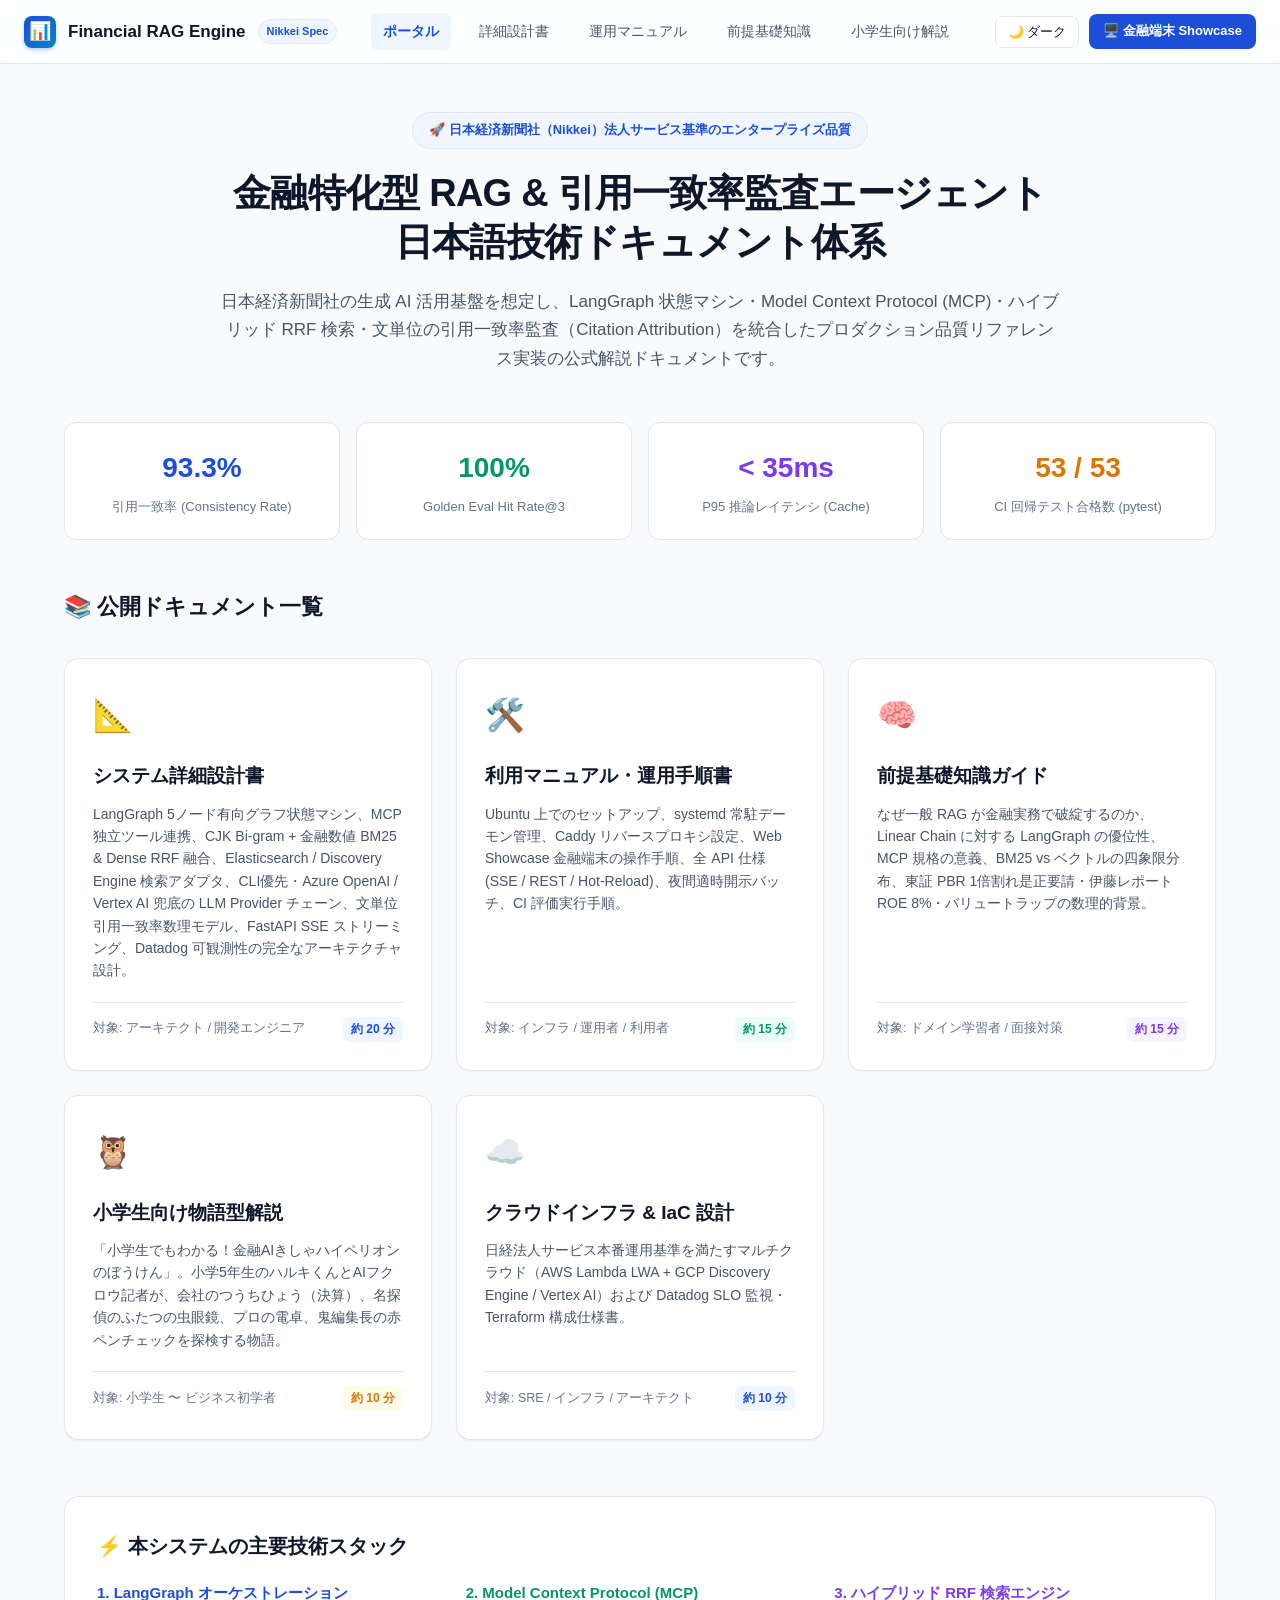
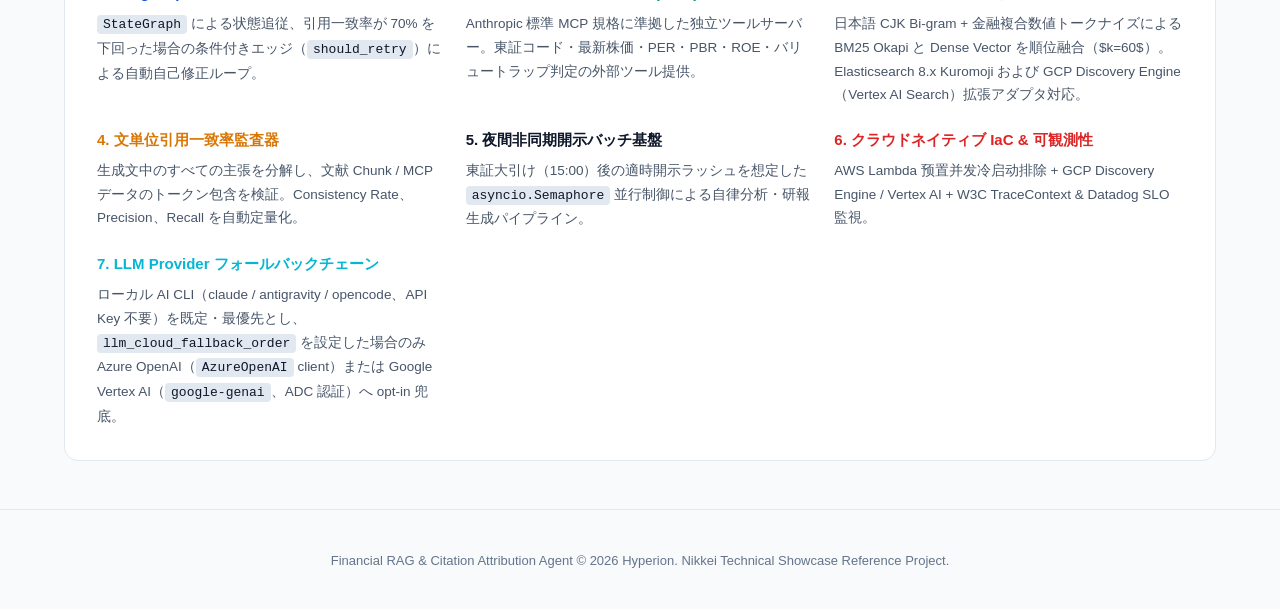
<file: docs/index.html>
<!DOCTYPE html>
<html lang="ja" data-theme="dark">
<head>
  <meta charset="UTF-8">
  <meta name="viewport" content="width=device-width, initial-scale=1.0">
  <title>技術ドキュメント体系 | 金融特化型 RAG & 引用一致率監査エージェント</title>
  <link rel="stylesheet" href="assets/docs.css">
  <link rel="icon" href="data:image/svg+xml,<svg xmlns=%22http://www.w3.org/2000/svg%22 viewBox=%220%22%22100%22><text y=%22.9em%22 font-size=%2290%22>📊</text></svg>">
</head>
<body>

  <!-- Header -->
  <header class="doc-header">
    <a href="index.html" class="header-brand">
      <div class="brand-icon">📊</div>
      <span>Financial RAG Engine</span>
      <span class="brand-badge">Nikkei Spec</span>
    </a>

    <nav class="header-nav">
      <a href="index.html" class="nav-link active">ポータル</a>
      <a href="design.html" class="nav-link">詳細設計書</a>
      <a href="user_manual.html" class="nav-link">運用マニュアル</a>
      <a href="prerequisites.html" class="nav-link">前提基礎知識</a>
      <a href="kids_guide.html" class="nav-link">小学生向け解説</a>
    </nav>

    <div class="header-tools">
      <button id="theme-toggle" class="theme-toggle-btn">☀️ ライト</button>
      <a href="/" class="btn-terminal">🖥️ 金融端末 Showcase</a>
    </div>
  </header>

  <!-- Main Container -->
  <div class="doc-container" style="max-width: 1200px; padding: 48px 24px;">
    <main style="width: 100%;">
      
      <!-- Hero Section -->
      <div style="text-align: center; max-width: 840px; margin: 0 auto 48px auto;">
        <div style="display: inline-flex; align-items: center; gap: 8px; padding: 6px 16px; border-radius: 9999px; background: var(--brand-light); border: 1px solid var(--border-color); font-size: 13px; font-weight: 600; color: var(--brand-primary); margin-bottom: 20px;">
          🚀 日本経済新聞社（Nikkei）法人サービス基準のエンタープライズ品質
        </div>
        <h1 style="font-size: 38px; font-weight: 800; letter-spacing: -0.02em; margin-bottom: 20px; line-height: 1.3;">
          金融特化型 RAG & 引用一致率監査エージェント<br>日本語技術ドキュメント体系
        </h1>
        <p style="font-size: 17px; color: var(--text-muted); line-height: 1.7;">
          日本経済新聞社の生成 AI 活用基盤を想定し、LangGraph 状態マシン・Model Context Protocol (MCP)・ハイブリッド RRF 検索・文単位の引用一致率監査（Citation Attribution）を統合したプロダクション品質リファレンス実装の公式解説ドキュメントです。
        </p>
      </div>

      <!-- Quick Metrics Banner -->
      <div style="display: grid; grid-template-columns: repeat(auto-fit, minmax(220px, 1fr)); gap: 16px; margin-bottom: 48px;">
        <div style="background: var(--bg-card); border: 1px solid var(--border-color); border-radius: 12px; padding: 20px; text-align: center;">
          <div style="font-size: 28px; font-weight: 800; color: var(--brand-primary);">93.3%</div>
          <div style="font-size: 13px; color: var(--text-sub); margin-top: 4px;">引用一致率 (Consistency Rate)</div>
        </div>
        <div style="background: var(--bg-card); border: 1px solid var(--border-color); border-radius: 12px; padding: 20px; text-align: center;">
          <div style="font-size: 28px; font-weight: 800; color: var(--accent-green);">100%</div>
          <div style="font-size: 13px; color: var(--text-sub); margin-top: 4px;">Golden Eval Hit Rate@3</div>
        </div>
        <div style="background: var(--bg-card); border: 1px solid var(--border-color); border-radius: 12px; padding: 20px; text-align: center;">
          <div style="font-size: 28px; font-weight: 800; color: var(--accent-purple);">&lt; 35ms</div>
          <div style="font-size: 13px; color: var(--text-sub); margin-top: 4px;">P95 推論レイテンシ (Cache)</div>
        </div>
        <div style="background: var(--bg-card); border: 1px solid var(--border-color); border-radius: 12px; padding: 20px; text-align: center;">
          <div style="font-size: 28px; font-weight: 800; color: var(--accent-yellow);">53 / 53</div>
          <div style="font-size: 13px; color: var(--text-sub); margin-top: 4px;">CI 回帰テスト合格数 (pytest)</div>
        </div>
      </div>

      <!-- Documentation Portal Cards -->
      <h2 style="font-size: 22px; font-weight: 700; margin-bottom: 20px;">📚 公開ドキュメント一覧</h2>
      <div class="portal-grid">

        <!-- Card 1: Design -->
        <a href="design.html" class="portal-card">
          <div class="card-icon">📐</div>
          <div class="card-title">システム詳細設計書</div>
          <div class="card-desc">
            LangGraph 5ノード有向グラフ状態マシン、MCP 独立ツール連携、CJK Bi-gram + 金融数値 BM25 & Dense RRF 融合、Elasticsearch / Discovery Engine 検索アダプタ、CLI優先・Azure OpenAI / Vertex AI 兜底の LLM Provider チェーン、文単位引用一致率数理モデル、FastAPI SSE ストリーミング、Datadog 可観測性の完全なアーキテクチャ設計。
          </div>
          <div class="card-meta">
            <span>対象: アーキテクト / 開発エンジニア</span>
            <span class="badge badge-blue">約 20 分</span>
          </div>
        </a>

        <!-- Card 2: User Manual -->
        <a href="user_manual.html" class="portal-card">
          <div class="card-icon">🛠️</div>
          <div class="card-title">利用マニュアル・運用手順書</div>
          <div class="card-desc">
            Ubuntu 上でのセットアップ、systemd 常駐デーモン管理、Caddy リバースプロキシ設定、Web Showcase 金融端末の操作手順、全 API 仕様 (SSE / REST / Hot-Reload)、夜間適時開示バッチ、CI 評価実行手順。
          </div>
          <div class="card-meta">
            <span>対象: インフラ / 運用者 / 利用者</span>
            <span class="badge badge-green">約 15 分</span>
          </div>
        </a>

        <!-- Card 3: Prerequisites -->
        <a href="prerequisites.html" class="portal-card">
          <div class="card-icon">🧠</div>
          <div class="card-title">前提基礎知識ガイド</div>
          <div class="card-desc">
            なぜ一般 RAG が金融実務で破綻するのか、Linear Chain に対する LangGraph の優位性、MCP 規格の意義、BM25 vs ベクトルの四象限分布、東証 PBR 1倍割れ是正要請・伊藤レポート ROE 8%・バリュートラップの数理的背景。
          </div>
          <div class="card-meta">
            <span>対象: ドメイン学習者 / 面接対策</span>
            <span class="badge badge-purple">約 15 分</span>
          </div>
        </a>

        <!-- Card 4: Kids Guide -->
        <a href="kids_guide.html" class="portal-card">
          <div class="card-icon">🦉</div>
          <div class="card-title">小学生向け物語型解説</div>
          <div class="card-desc">
            「小学生でもわかる！金融AIきしゃハイペリオンのぼうけん」。小学5年生のハルキくんとAIフクロウ記者が、会社のつうちひょう（決算）、名探偵のふたつの虫眼鏡、プロの電卓、鬼編集長の赤ペンチェックを探検する物語。
          </div>
          <div class="card-meta">
            <span>対象: 小学生 〜 ビジネス初学者</span>
            <span class="badge badge-yellow">約 10 分</span>
          </div>
        </a>

        <!-- Card 5: Cloud-Native Infra & IaC -->
        <a href="../infra/README.md" class="portal-card">
          <div class="card-icon">☁️</div>
          <div class="card-title">クラウドインフラ &amp; IaC 設計</div>
          <div class="card-desc">
            日経法人サービス本番運用基準を満たすマルチクラウド（AWS Lambda LWA + GCP Discovery Engine / Vertex AI）および Datadog SLO 監視・Terraform 構成仕様書。
          </div>
          <div class="card-meta">
            <span>対象: SRE / インフラ / アーキテクト</span>
            <span class="badge badge-blue">約 10 分</span>
          </div>
        </a>

      </div>

      <!-- Architecture Highlights -->
      <div style="margin-top: 56px; background: var(--bg-card); border: 1px solid var(--border-color); border-radius: 14px; padding: 32px;">
        <h2 style="font-size: 20px; font-weight: 700; margin-bottom: 16px; color: var(--text-main);">⚡ 本システムの主要技術スタック</h2>
        <div style="display: grid; grid-template-columns: repeat(auto-fit, minmax(280px, 1fr)); gap: 20px;">
          <div>
            <h4 style="font-size: 15px; font-weight: 700; margin-bottom: 6px; color: var(--brand-primary);">1. LangGraph オーケストレーション</h4>
            <p style="font-size: 13.5px; color: var(--text-muted); margin: 0;">
              <code>StateGraph</code> による状態追従、引用一致率が 70% を下回った場合の条件付きエッジ（<code>should_retry</code>）による自動自己修正ループ。
            </p>
          </div>
          <div>
            <h4 style="font-size: 15px; font-weight: 700; margin-bottom: 6px; color: var(--accent-green);">2. Model Context Protocol (MCP)</h4>
            <p style="font-size: 13.5px; color: var(--text-muted); margin: 0;">
              Anthropic 標準 MCP 規格に準拠した独立ツールサーバー。東証コード・最新株価・PER・PBR・ROE・バリュートラップ判定の外部ツール提供。
            </p>
          </div>
          <div>
            <h4 style="font-size: 15px; font-weight: 700; margin-bottom: 6px; color: var(--accent-purple);">3. ハイブリッド RRF 検索エンジン</h4>
            <p style="font-size: 13.5px; color: var(--text-muted); margin: 0;">
              日本語 CJK Bi-gram + 金融複合数値トークナイズによる BM25 Okapi と Dense Vector を順位融合（$k=60$）。Elasticsearch 8.x Kuromoji および GCP Discovery Engine（Vertex AI Search）拡張アダプタ対応。
            </p>
          </div>
          <div>
            <h4 style="font-size: 15px; font-weight: 700; margin-bottom: 6px; color: var(--accent-yellow);">4. 文単位引用一致率監査器</h4>
            <p style="font-size: 13.5px; color: var(--text-muted); margin: 0;">
              生成文中のすべての主張を分解し、文献 Chunk / MCP データのトークン包含を検証。Consistency Rate、Precision、Recall を自動定量化。
            </p>
          </div>
          <div>
            <h4 style="font-size: 15px; font-weight: 700; margin-bottom: 6px; color: var(--accent-blue);">5. 夜間非同期開示バッチ基盤</h4>
            <p style="font-size: 13.5px; color: var(--text-muted); margin: 0;">
              東証大引け（15:00）後の適時開示ラッシュを想定した <code>asyncio.Semaphore</code> 並行制御による自律分析・研報生成パイプライン。
            </p>
          </div>
          <div>
            <h4 style="font-size: 15px; font-weight: 700; margin-bottom: 6px; color: var(--accent-red);">6. クラウドネイティブ IaC &amp; 可観測性</h4>
            <p style="font-size: 13.5px; color: var(--text-muted); margin: 0;">
              AWS Lambda 预置并发冷启动排除 + GCP Discovery Engine / Vertex AI + W3C TraceContext &amp; Datadog SLO 監視。
            </p>
          </div>
          <div>
            <h4 style="font-size: 15px; font-weight: 700; margin-bottom: 6px; color: var(--accent-cyan, #06b6d4);">7. LLM Provider フォールバックチェーン</h4>
            <p style="font-size: 13.5px; color: var(--text-muted); margin: 0;">
              ローカル AI CLI（claude / antigravity / opencode、API Key 不要）を既定・最優先とし、<code>llm_cloud_fallback_order</code> を設定した場合のみ Azure OpenAI（<code>AzureOpenAI</code> client）または Google Vertex AI（<code>google-genai</code>、ADC 認証）へ opt-in 兜底。
            </p>
          </div>
        </div>
      </div>

    </main>
  </div>

  <footer style="text-align: center; padding: 40px 24px; border-top: 1px solid var(--border-color); color: var(--text-sub); font-size: 13px;">
    Financial RAG & Citation Attribution Agent &copy; 2026 Hyperion. Nikkei Technical Showcase Reference Project.
  </footer>

  <script src="assets/docs.js"></script>
</body>
</html>
</file>
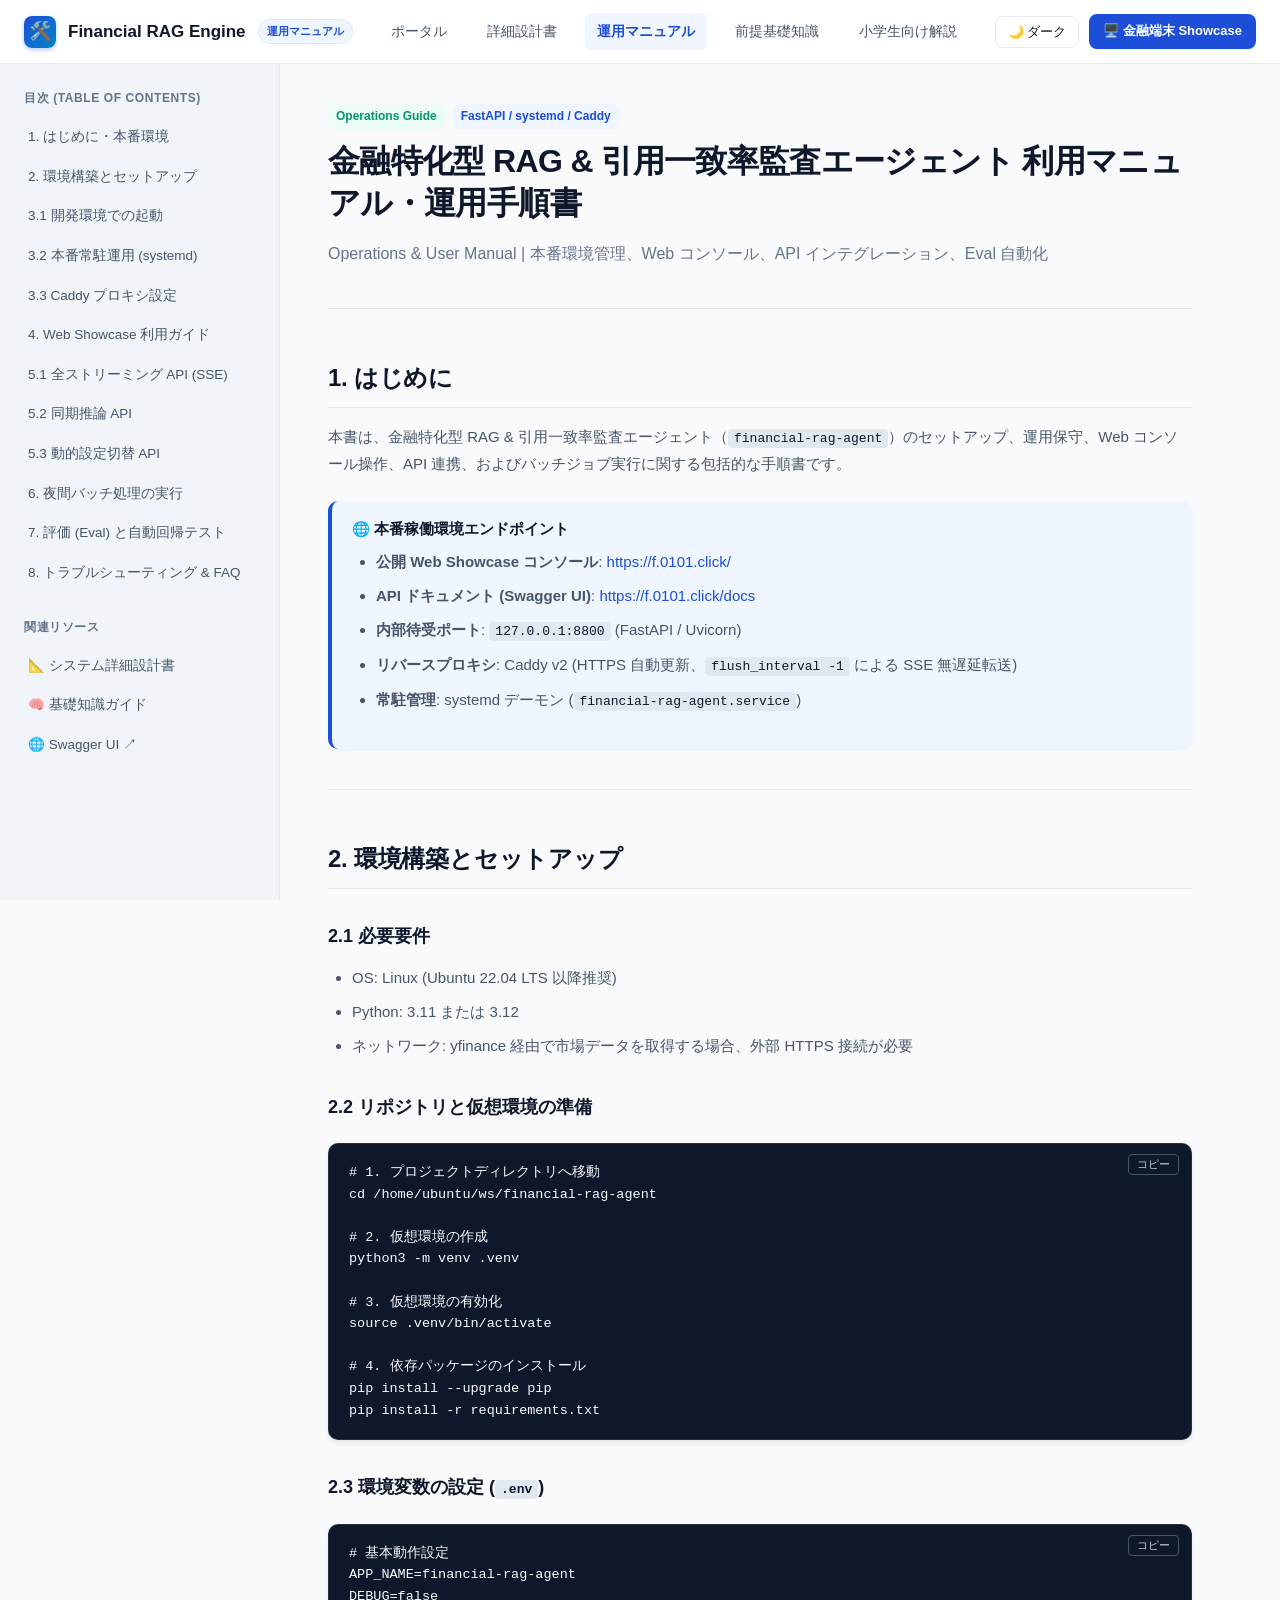
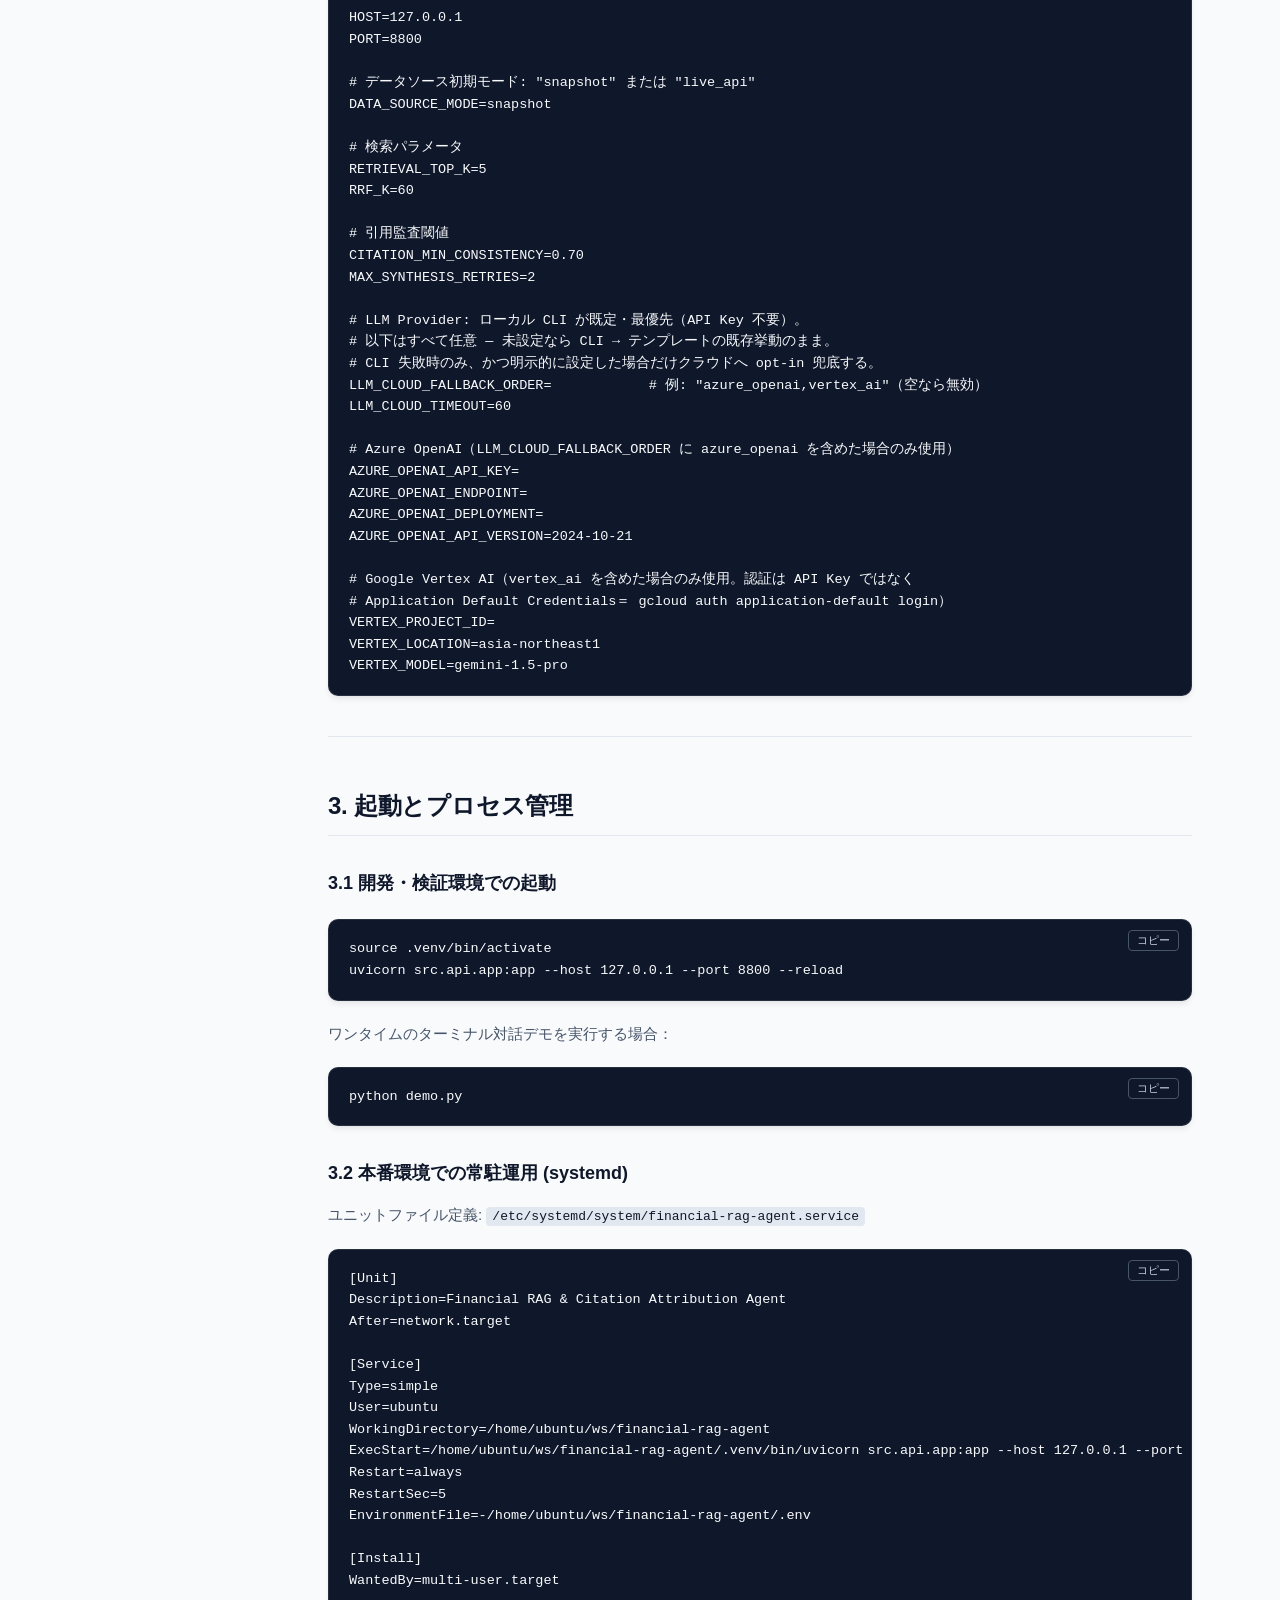
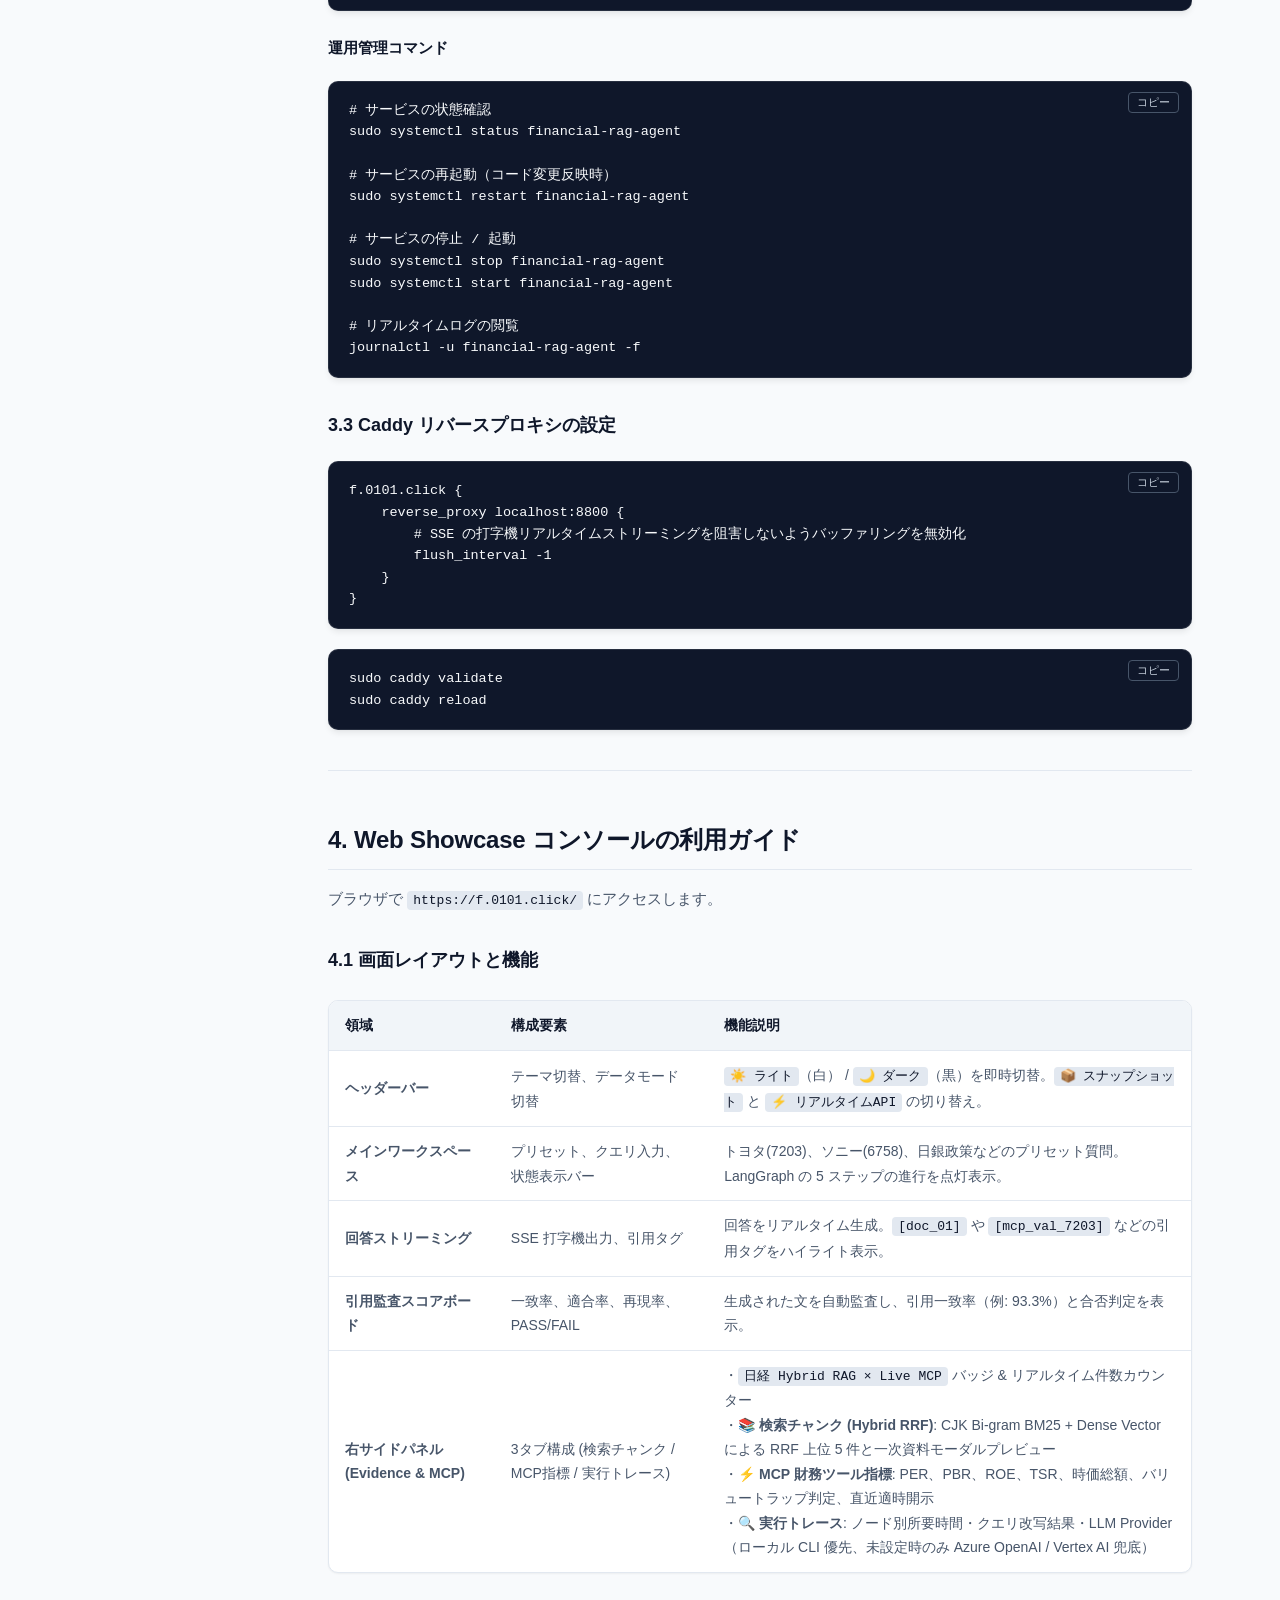
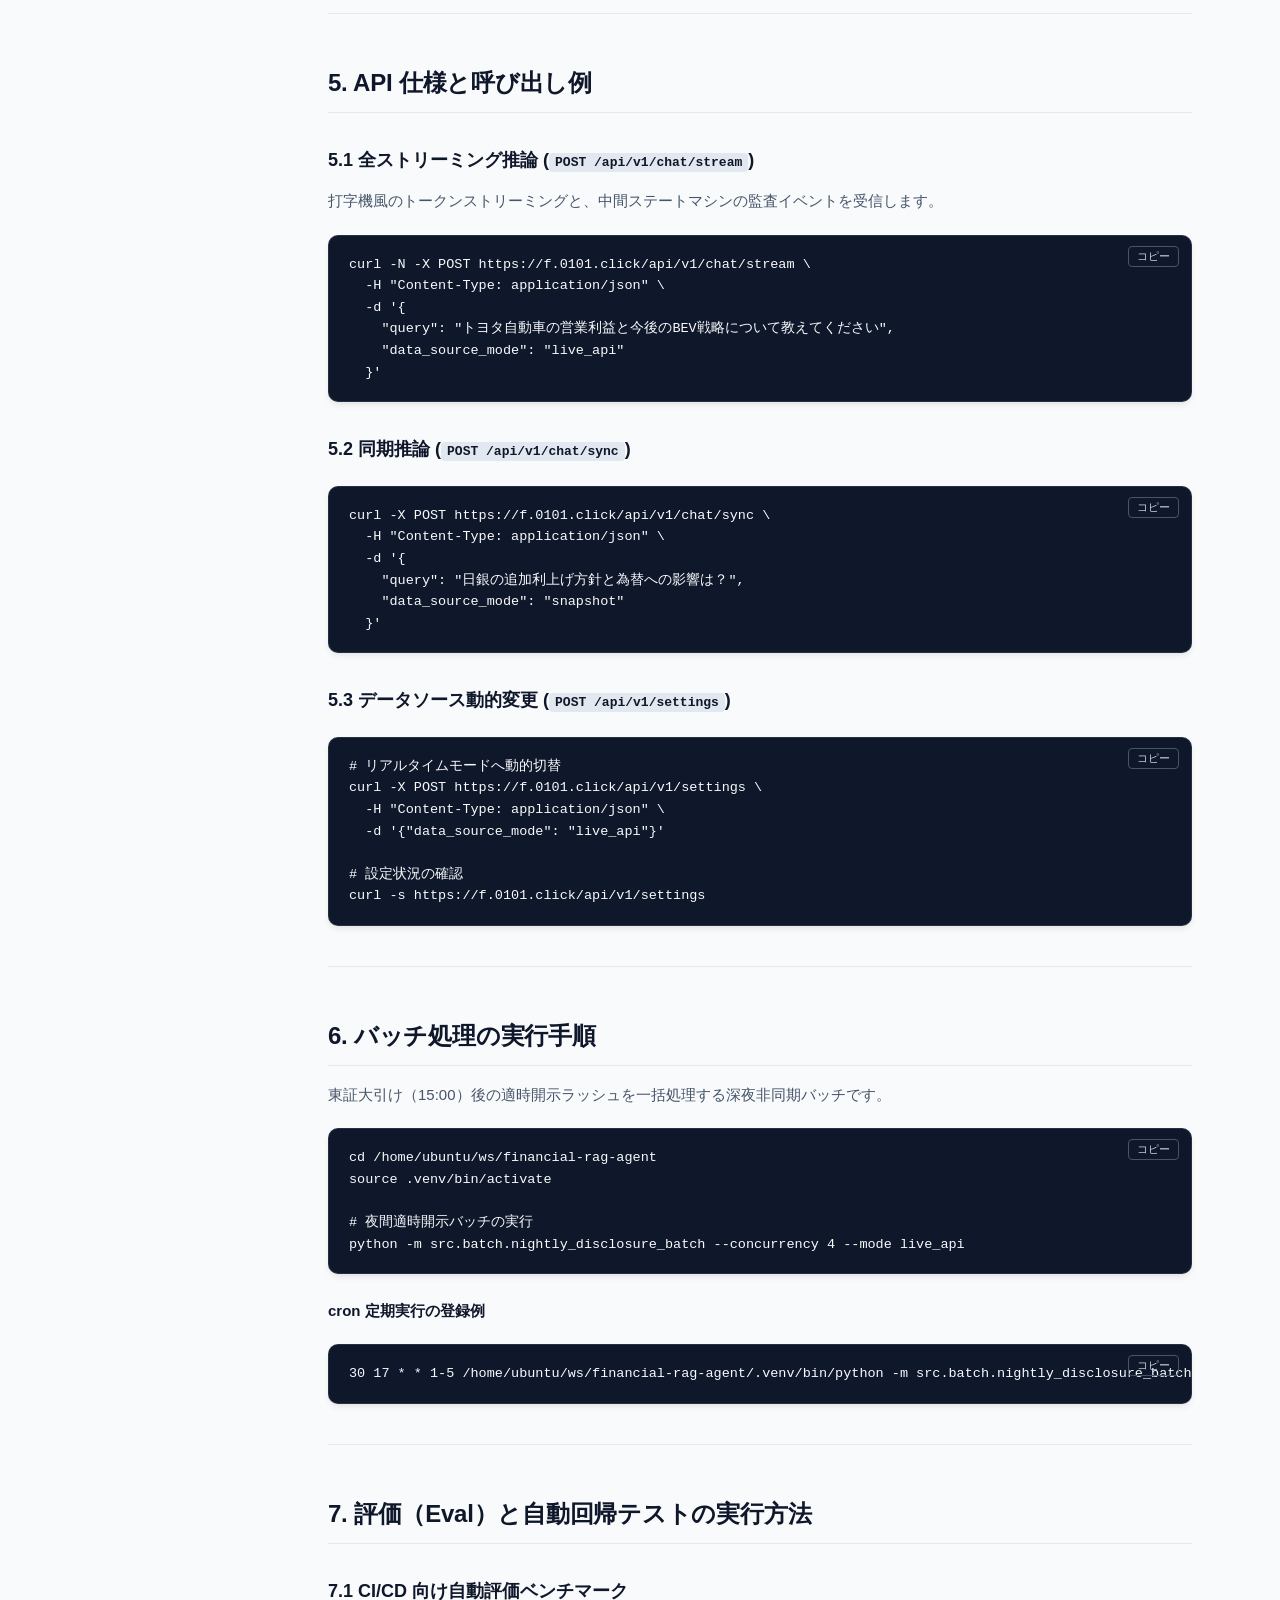
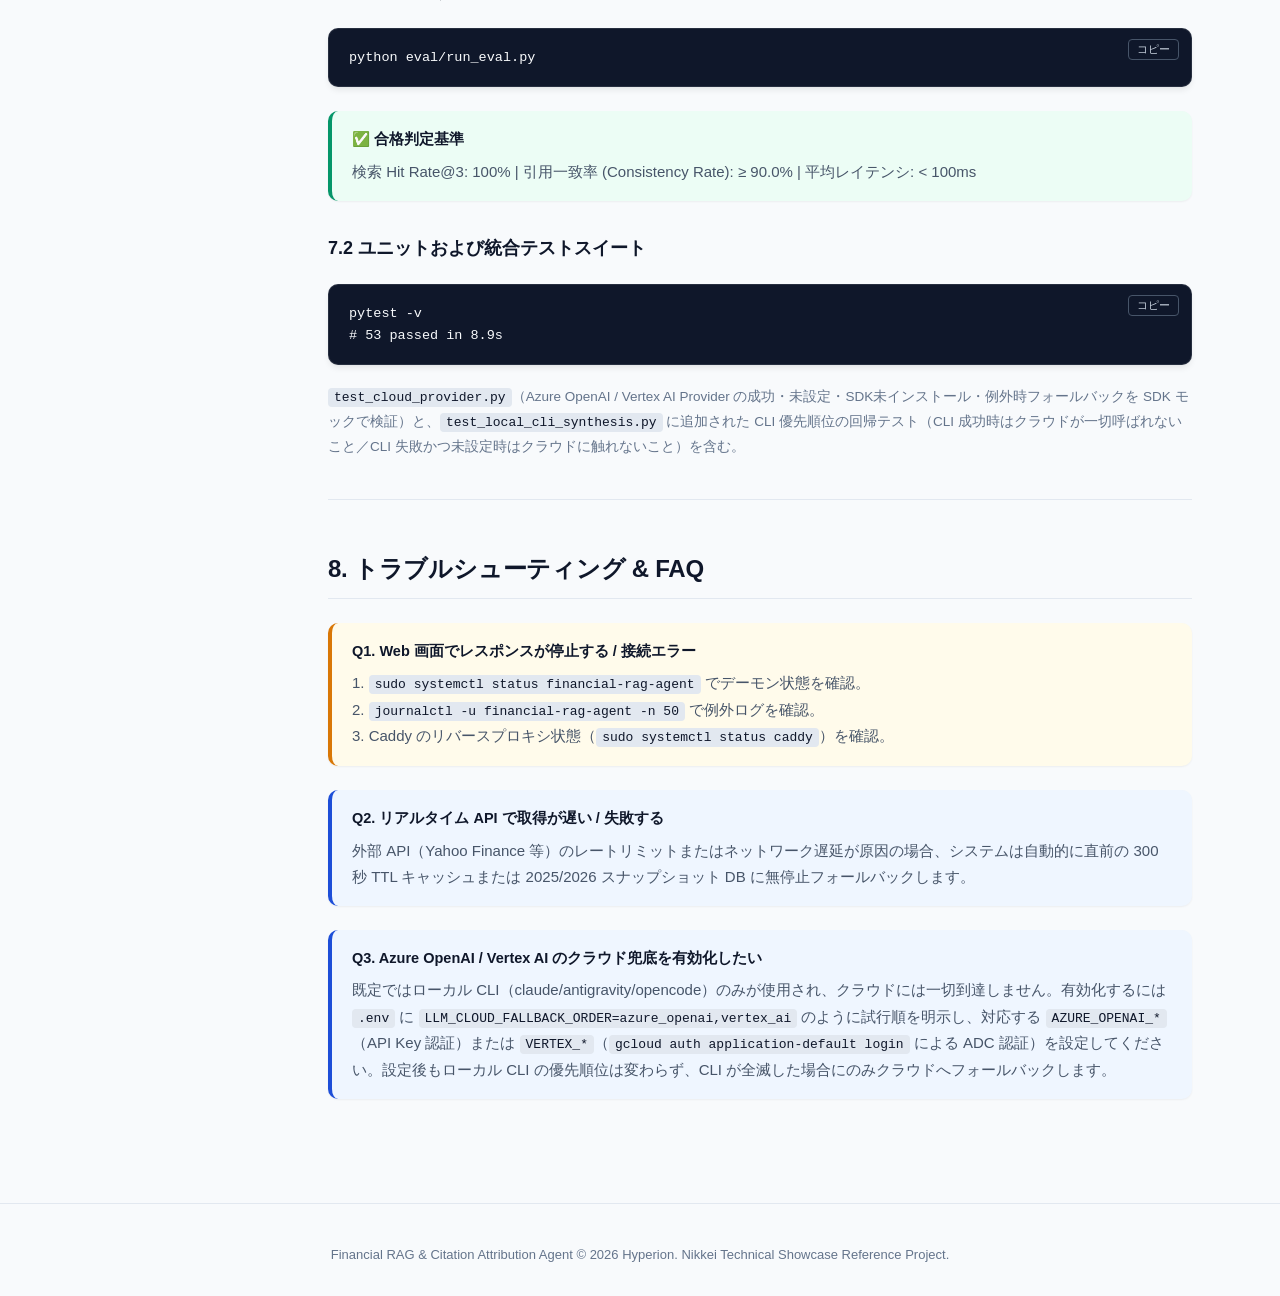
<file: docs/user_manual.html>
<!DOCTYPE html>
<html lang="ja" data-theme="dark">
<head>
  <meta charset="UTF-8">
  <meta name="viewport" content="width=device-width, initial-scale=1.0">
  <title>利用マニュアル・運用手順書 | 金融特化型 RAG & 引用一致率監査エージェント</title>
  <link rel="stylesheet" href="assets/docs.css">
  <link rel="icon" href="data:image/svg+xml,<svg xmlns=%22http://www.w3.org/2000/svg%22 viewBox=%220%22%22100%22><text y=%22.9em%22 font-size=%2290%22>🛠️</text></svg>">
</head>
<body>

  <!-- Header -->
  <header class="doc-header">
    <a href="index.html" class="header-brand">
      <div class="brand-icon">🛠️</div>
      <span>Financial RAG Engine</span>
      <span class="brand-badge">運用マニュアル</span>
    </a>

    <nav class="header-nav">
      <a href="index.html" class="nav-link">ポータル</a>
      <a href="design.html" class="nav-link">詳細設計書</a>
      <a href="user_manual.html" class="nav-link active">運用マニュアル</a>
      <a href="prerequisites.html" class="nav-link">前提基礎知識</a>
      <a href="kids_guide.html" class="nav-link">小学生向け解説</a>
    </nav>

    <div class="header-tools">
      <button id="theme-toggle" class="theme-toggle-btn">☀️ ライト</button>
      <a href="/" class="btn-terminal">🖥️ 金融端末 Showcase</a>
    </div>
  </header>

  <!-- Container -->
  <div class="doc-container">

    <!-- Sidebar -->
    <aside class="doc-sidebar">
      <div class="sidebar-section">
        <div class="sidebar-title">目次 (Table of Contents)</div>
        <ul class="sidebar-menu">
          <li class="sidebar-item"><a href="#sec-1">1. はじめに・本番環境</a></li>
          <li class="sidebar-item"><a href="#sec-2">2. 環境構築とセットアップ</a></li>
          <li class="sidebar-item"><a href="#sec-3-1">3.1 開発環境での起動</a></li>
          <li class="sidebar-item"><a href="#sec-3-2">3.2 本番常駐運用 (systemd)</a></li>
          <li class="sidebar-item"><a href="#sec-3-3">3.3 Caddy プロキシ設定</a></li>
          <li class="sidebar-item"><a href="#sec-4">4. Web Showcase 利用ガイド</a></li>
          <li class="sidebar-item"><a href="#sec-5-1">5.1 全ストリーミング API (SSE)</a></li>
          <li class="sidebar-item"><a href="#sec-5-2">5.2 同期推論 API</a></li>
          <li class="sidebar-item"><a href="#sec-5-3">5.3 動的設定切替 API</a></li>
          <li class="sidebar-item"><a href="#sec-6">6. 夜間バッチ処理の実行</a></li>
          <li class="sidebar-item"><a href="#sec-7">7. 評価 (Eval) と自動回帰テスト</a></li>
          <li class="sidebar-item"><a href="#sec-8">8. トラブルシューティング & FAQ</a></li>
        </ul>
      </div>

      <div class="sidebar-section">
        <div class="sidebar-title">関連リソース</div>
        <ul class="sidebar-menu">
          <li class="sidebar-item"><a href="design.html">📐 システム詳細設計書</a></li>
          <li class="sidebar-item"><a href="prerequisites.html">🧠 基礎知識ガイド</a></li>
          <li class="sidebar-item"><a href="/docs" target="_blank">🌐 Swagger UI ↗</a></li>
        </ul>
      </div>
    </aside>

    <!-- Main Article -->
    <main class="doc-main">
      <article class="doc-article">

        <div style="display: flex; gap: 8px; margin-bottom: 12px;">
          <span class="badge badge-green">Operations Guide</span>
          <span class="badge badge-blue">FastAPI / systemd / Caddy</span>
        </div>

        <h1>金融特化型 RAG & 引用一致率監査エージェント 利用マニュアル・運用手順書</h1>
        <p style="font-size: 16px; color: var(--text-sub);">
          Operations & User Manual | 本番環境管理、Web コンソール、API インテグレーション、Eval 自動化
        </p>

        <hr>

        <!-- Section 1 -->
        <h2 id="sec-1">1. はじめに</h2>
        <p>
          本書は、金融特化型 RAG & 引用一致率監査エージェント（<code>financial-rag-agent</code>）のセットアップ、運用保守、Web コンソール操作、API 連携、およびバッチジョブ実行に関する包括的な手順書です。
        </p>

        <div class="callout callout-info">
          <div class="callout-title">🌐 本番稼働環境エンドポイント</div>
          <ul>
            <li><strong>公開 Web Showcase コンソール</strong>: <a href="https://f.0101.click/" target="_blank">https://f.0101.click/</a></li>
            <li><strong>API ドキュメント (Swagger UI)</strong>: <a href="https://f.0101.click/docs" target="_blank">https://f.0101.click/docs</a></li>
            <li><strong>内部待受ポート</strong>: <code>127.0.0.1:8800</code> (FastAPI / Uvicorn)</li>
            <li><strong>リバースプロキシ</strong>: Caddy v2 (HTTPS 自動更新、<code>flush_interval -1</code> による SSE 無遅延転送)</li>
            <li><strong>常駐管理</strong>: systemd デーモン (<code>financial-rag-agent.service</code>)</li>
          </ul>
        </div>

        <hr>

        <!-- Section 2 -->
        <h2 id="sec-2">2. 環境構築とセットアップ</h2>
        <h3>2.1 必要要件</h3>
        <ul>
          <li>OS: Linux (Ubuntu 22.04 LTS 以降推奨)</li>
          <li>Python: 3.11 または 3.12</li>
          <li>ネットワーク: yfinance 経由で市場データを取得する場合、外部 HTTPS 接続が必要</li>
        </ul>

        <h3>2.2 リポジトリと仮想環境の準備</h3>
        <pre><code class="language-bash"># 1. プロジェクトディレクトリへ移動
cd /home/ubuntu/ws/financial-rag-agent

# 2. 仮想環境の作成
python3 -m venv .venv

# 3. 仮想環境の有効化
source .venv/bin/activate

# 4. 依存パッケージのインストール
pip install --upgrade pip
pip install -r requirements.txt</code></pre>

        <h3>2.3 環境変数の設定 (<code>.env</code>)</h3>
        <pre><code class="language-ini"># 基本動作設定
APP_NAME=financial-rag-agent
DEBUG=false
HOST=127.0.0.1
PORT=8800

# データソース初期モード: "snapshot" または "live_api"
DATA_SOURCE_MODE=snapshot

# 検索パラメータ
RETRIEVAL_TOP_K=5
RRF_K=60

# 引用監査閾値
CITATION_MIN_CONSISTENCY=0.70
MAX_SYNTHESIS_RETRIES=2

# LLM Provider: ローカル CLI が既定・最優先（API Key 不要）。
# 以下はすべて任意 — 未設定なら CLI → テンプレートの既存挙動のまま。
# CLI 失敗時のみ、かつ明示的に設定した場合だけクラウドへ opt-in 兜底する。
LLM_CLOUD_FALLBACK_ORDER=            # 例: "azure_openai,vertex_ai"（空なら無効）
LLM_CLOUD_TIMEOUT=60

# Azure OpenAI（LLM_CLOUD_FALLBACK_ORDER に azure_openai を含めた場合のみ使用）
AZURE_OPENAI_API_KEY=
AZURE_OPENAI_ENDPOINT=
AZURE_OPENAI_DEPLOYMENT=
AZURE_OPENAI_API_VERSION=2024-10-21

# Google Vertex AI（vertex_ai を含めた場合のみ使用。認証は API Key ではなく
# Application Default Credentials＝ gcloud auth application-default login）
VERTEX_PROJECT_ID=
VERTEX_LOCATION=asia-northeast1
VERTEX_MODEL=gemini-1.5-pro</code></pre>

        <hr>

        <!-- Section 3 -->
        <h2>3. 起動とプロセス管理</h2>

        <h3 id="sec-3-1">3.1 開発・検証環境での起動</h3>
        <pre><code class="language-bash">source .venv/bin/activate
uvicorn src.api.app:app --host 127.0.0.1 --port 8800 --reload</code></pre>

        <p>ワンタイムのターミナル対話デモを実行する場合：</p>
        <pre><code class="language-bash">python demo.py</code></pre>

        <h3 id="sec-3-2">3.2 本番環境での常駐運用 (systemd)</h3>
        <p>ユニットファイル定義: <code>/etc/systemd/system/financial-rag-agent.service</code></p>
        <pre><code class="language-ini">[Unit]
Description=Financial RAG & Citation Attribution Agent
After=network.target

[Service]
Type=simple
User=ubuntu
WorkingDirectory=/home/ubuntu/ws/financial-rag-agent
ExecStart=/home/ubuntu/ws/financial-rag-agent/.venv/bin/uvicorn src.api.app:app --host 127.0.0.1 --port 8800 --workers 2
Restart=always
RestartSec=5
EnvironmentFile=-/home/ubuntu/ws/financial-rag-agent/.env

[Install]
WantedBy=multi-user.target</code></pre>

        <h4>運用管理コマンド</h4>
        <pre><code class="language-bash"># サービスの状態確認
sudo systemctl status financial-rag-agent

# サービスの再起動（コード変更反映時）
sudo systemctl restart financial-rag-agent

# サービスの停止 / 起動
sudo systemctl stop financial-rag-agent
sudo systemctl start financial-rag-agent

# リアルタイムログの閲覧
journalctl -u financial-rag-agent -f</code></pre>

        <h3 id="sec-3-3">3.3 Caddy リバースプロキシの設定</h3>
        <pre><code class="language-caddy">f.0101.click {
    reverse_proxy localhost:8800 {
        # SSE の打字機リアルタイムストリーミングを阻害しないようバッファリングを無効化
        flush_interval -1
    }
}</code></pre>
        <pre><code class="language-bash">sudo caddy validate
sudo caddy reload</code></pre>

        <hr>

        <!-- Section 4 -->
        <h2 id="sec-4">4. Web Showcase コンソールの利用ガイド</h2>
        <p>ブラウザで <a href="https://f.0101.click/" target="_blank"><code>https://f.0101.click/</code></a> にアクセスします。</p>

        <h3>4.1 画面レイアウトと機能</h3>
        <div class="table-wrapper">
          <table>
            <thead>
              <tr>
                <th>領域</th>
                <th>構成要素</th>
                <th>機能説明</th>
              </tr>
            </thead>
            <tbody>
              <tr>
                <td><strong>ヘッダーバー</strong></td>
                <td>テーマ切替、データモード切替</td>
                <td><code>☀️ ライト</code>（白） / <code>🌙 ダーク</code>（黒）を即時切替。<code>📦 スナップショット</code> と <code>⚡ リアルタイムAPI</code> の切り替え。</td>
              </tr>
              <tr>
                <td><strong>メインワークスペース</strong></td>
                <td>プリセット、クエリ入力、状態表示バー</td>
                <td>トヨタ(7203)、ソニー(6758)、日銀政策などのプリセット質問。LangGraph の 5 ステップの進行を点灯表示。</td>
              </tr>
              <tr>
                <td><strong>回答ストリーミング</strong></td>
                <td>SSE 打字機出力、引用タグ</td>
                <td>回答をリアルタイム生成。<code>[doc_01]</code> や <code>[mcp_val_7203]</code> などの引用タグをハイライト表示。</td>
              </tr>
              <tr>
                <td><strong>引用監査スコアボード</strong></td>
                <td>一致率、適合率、再現率、PASS/FAIL</td>
                <td>生成された文を自動監査し、引用一致率（例: 93.3%）と合否判定を表示。</td>
              </tr>
              <tr>
                <td><strong>右サイドパネル (Evidence & MCP)</strong></td>
                <td>3タブ構成 (検索チャンク / MCP指標 / 実行トレース)</td>
                <td>
                  ・<code>日経 Hybrid RAG × Live MCP</code> バッジ &amp; リアルタイム件数カウンター<br>
                  ・<strong>📚 検索チャンク (Hybrid RRF)</strong>: CJK Bi-gram BM25 + Dense Vector による RRF 上位 5 件と一次資料モーダルプレビュー<br>
                  ・<strong>⚡ MCP 財務ツール指標</strong>: PER、PBR、ROE、TSR、時価総額、バリュートラップ判定、直近適時開示<br>
                  ・<strong>🔍 実行トレース</strong>: ノード別所要時間・クエリ改写結果・LLM Provider（ローカル CLI 優先、未設定時のみ Azure OpenAI / Vertex AI 兜底）
                </td>
              </tr>
            </tbody>
          </table>
        </div>

        <hr>

        <!-- Section 5 -->
        <h2>5. API 仕様と呼び出し例</h2>

        <h3 id="sec-5-1">5.1 全ストリーミング推論 (<code>POST /api/v1/chat/stream</code>)</h3>
        <p>打字機風のトークンストリーミングと、中間ステートマシンの監査イベントを受信します。</p>
        <pre><code class="language-bash">curl -N -X POST https://f.0101.click/api/v1/chat/stream \
  -H "Content-Type: application/json" \
  -d '{
    "query": "トヨタ自動車の営業利益と今後のBEV戦略について教えてください",
    "data_source_mode": "live_api"
  }'</code></pre>

        <h3 id="sec-5-2">5.2 同期推論 (<code>POST /api/v1/chat/sync</code>)</h3>
        <pre><code class="language-bash">curl -X POST https://f.0101.click/api/v1/chat/sync \
  -H "Content-Type: application/json" \
  -d '{
    "query": "日銀の追加利上げ方針と為替への影響は？",
    "data_source_mode": "snapshot"
  }'</code></pre>

        <h3 id="sec-5-3">5.3 データソース動的変更 (<code>POST /api/v1/settings</code>)</h3>
        <pre><code class="language-bash"># リアルタイムモードへ動的切替
curl -X POST https://f.0101.click/api/v1/settings \
  -H "Content-Type: application/json" \
  -d '{"data_source_mode": "live_api"}'

# 設定状況の確認
curl -s https://f.0101.click/api/v1/settings</code></pre>

        <hr>

        <!-- Section 6 -->
        <h2 id="sec-6">6. バッチ処理の実行手順</h2>
        <p>東証大引け（15:00）後の適時開示ラッシュを一括処理する深夜非同期バッチです。</p>
        <pre><code class="language-bash">cd /home/ubuntu/ws/financial-rag-agent
source .venv/bin/activate

# 夜間適時開示バッチの実行
python -m src.batch.nightly_disclosure_batch --concurrency 4 --mode live_api</code></pre>

        <h4>cron 定期実行の登録例</h4>
        <pre><code class="language-cron">30 17 * * 1-5 /home/ubuntu/ws/financial-rag-agent/.venv/bin/python -m src.batch.nightly_disclosure_batch >> /home/ubuntu/ws/financial-rag-agent/batch.log 2>&1</code></pre>

        <hr>

        <!-- Section 7 -->
        <h2 id="sec-7">7. 評価（Eval）と自動回帰テストの実行方法</h2>
        <h3>7.1 CI/CD 向け自動評価ベンチマーク</h3>
        <pre><code class="language-bash">python eval/run_eval.py</code></pre>
        <div class="callout callout-success">
          <div class="callout-title">✅ 合格判定基準</div>
          <p>検索 Hit Rate@3: 100% | 引用一致率 (Consistency Rate): &ge; 90.0% | 平均レイテンシ: &lt; 100ms</p>
        </div>

        <h3>7.2 ユニットおよび統合テストスイート</h3>
        <pre><code class="language-bash">pytest -v
# 53 passed in 8.9s</code></pre>
        <p style="font-size: 13.5px; color: var(--text-sub);">
          <code>test_cloud_provider.py</code>（Azure OpenAI / Vertex AI Provider の成功・未設定・SDK未インストール・例外時フォールバックを SDK モックで検証）と、<code>test_local_cli_synthesis.py</code> に追加された CLI 優先順位の回帰テスト（CLI 成功時はクラウドが一切呼ばれないこと／CLI 失敗かつ未設定時はクラウドに触れないこと）を含む。</p>

        <hr>

        <!-- Section 8 -->
        <h2 id="sec-8">8. トラブルシューティング & FAQ</h2>
        <div class="callout callout-warning">
          <div class="callout-title">Q1. Web 画面でレスポンスが停止する / 接続エラー</div>
          <p>
            1. <code>sudo systemctl status financial-rag-agent</code> でデーモン状態を確認。<br>
            2. <code>journalctl -u financial-rag-agent -n 50</code> で例外ログを確認。<br>
            3. Caddy のリバースプロキシ状態（<code>sudo systemctl status caddy</code>）を確認。
          </p>
        </div>

        <div class="callout callout-info">
          <div class="callout-title">Q2. リアルタイム API で取得が遅い / 失敗する</div>
          <p>
            外部 API（Yahoo Finance 等）のレートリミットまたはネットワーク遅延が原因の場合、システムは自動的に直前の 300 秒 TTL キャッシュまたは 2025/2026 スナップショット DB に無停止フォールバックします。
          </p>
        </div>

        <div class="callout callout-info">
          <div class="callout-title">Q3. Azure OpenAI / Vertex AI のクラウド兜底を有効化したい</div>
          <p>
            既定ではローカル CLI（claude/antigravity/opencode）のみが使用され、クラウドには一切到達しません。有効化するには <code>.env</code> に <code>LLM_CLOUD_FALLBACK_ORDER=azure_openai,vertex_ai</code> のように試行順を明示し、対応する <code>AZURE_OPENAI_*</code>（API Key 認証）または <code>VERTEX_*</code>（<code>gcloud auth application-default login</code> による ADC 認証）を設定してください。設定後もローカル CLI の優先順位は変わらず、CLI が全滅した場合にのみクラウドへフォールバックします。
          </p>
        </div>

      </article>
    </main>

  </div>

  <footer style="text-align: center; padding: 40px 24px; border-top: 1px solid var(--border-color); color: var(--text-sub); font-size: 13px;">
    Financial RAG & Citation Attribution Agent &copy; 2026 Hyperion. Nikkei Technical Showcase Reference Project.
  </footer>

  <script src="assets/docs.js"></script>
</body>
</html>
</file>
<file: docs/assets/docs.css>
:root {
  --font-sans: 'Inter', -apple-system, BlinkMacSystemFont, "Segoe UI", Roboto, "Noto Sans JP", "Hiragino Kaku Gothic ProN", Meiryo, sans-serif;
  --font-mono: 'JetBrains Mono', 'Fira Code', Consolas, Monaco, monospace;
  
  /* Light Theme Defaults */
  --bg-app: #f8fafc;
  --bg-surface: #ffffff;
  --bg-sidebar: #f1f5f9;
  --bg-header: rgba(255, 255, 255, 0.85);
  --bg-card: #ffffff;
  --bg-code: #0f172a;
  --bg-code-inline: #e2e8f0;
  
  --text-main: #0f172a;
  --text-muted: #475569;
  --text-sub: #64748b;
  --text-code-inline: #0f172a;
  
  --border-color: #e2e8f0;
  --border-light: #f1f5f9;
  
  --brand-primary: #1d4ed8;
  --brand-hover: #1e40af;
  --brand-light: #eff6ff;
  
  --accent-green: #059669;
  --accent-green-bg: #ecfdf5;
  --accent-yellow: #d97706;
  --accent-yellow-bg: #fffbeb;
  --accent-purple: #7c3aed;
  --accent-purple-bg: #f5f3ff;
  --accent-red: #dc2626;
  --accent-red-bg: #fef2f2;
  
  --shadow-sm: 0 1px 2px 0 rgba(0, 0, 0, 0.05);
  --shadow-md: 0 4px 6px -1px rgba(0, 0, 0, 0.08), 0 2px 4px -2px rgba(0, 0, 0, 0.04);
  --shadow-lg: 0 10px 15px -3px rgba(0, 0, 0, 0.08), 0 4px 6px -4px rgba(0, 0, 0, 0.04);
  
  --header-height: 64px;
  --sidebar-width: 280px;
}

[data-theme="dark"] {
  --bg-app: #090d16;
  --bg-surface: #0f172a;
  --bg-sidebar: #0b1120;
  --bg-header: rgba(15, 23, 42, 0.85);
  --bg-card: #131d33;
  --bg-code: #030712;
  --bg-code-inline: #1e293b;
  
  --text-main: #f8fafc;
  --text-muted: #94a3b8;
  --text-sub: #64748b;
  --text-code-inline: #38bdf8;
  
  --border-color: #1e293b;
  --border-light: #172033;
  
  --brand-primary: #38bdf8;
  --brand-hover: #0284c7;
  --brand-light: rgba(56, 189, 248, 0.1);
  
  --accent-green: #10b981;
  --accent-green-bg: rgba(16, 185, 129, 0.1);
  --accent-yellow: #f59e0b;
  --accent-yellow-bg: rgba(245, 158, 11, 0.1);
  --accent-purple: #a855f7;
  --accent-purple-bg: rgba(168, 85, 247, 0.1);
  --accent-red: #f43f5e;
  --accent-red-bg: rgba(244, 63, 94, 0.1);
  
  --shadow-sm: 0 1px 2px 0 rgba(0, 0, 0, 0.4);
  --shadow-md: 0 4px 6px -1px rgba(0, 0, 0, 0.5);
  --shadow-lg: 0 10px 15px -3px rgba(0, 0, 0, 0.6);
}

* {
  box-sizing: border-box;
  margin: 0;
  padding: 0;
}

body {
  font-family: var(--font-sans);
  background-color: var(--bg-app);
  color: var(--text-main);
  line-height: 1.75;
  font-size: 15px;
  -webkit-font-smoothing: antialiased;
  transition: background-color 0.2s ease, color 0.2s ease;
}

a {
  color: var(--brand-primary);
  text-decoration: none;
  transition: color 0.15s ease;
}

a:hover {
  text-decoration: underline;
}

/* Header */
.doc-header {
  position: sticky;
  top: 0;
  z-index: 100;
  height: var(--header-height);
  background: var(--bg-header);
  backdrop-filter: blur(12px);
  -webkit-backdrop-filter: blur(12px);
  border-bottom: 1px solid var(--border-color);
  display: flex;
  align-items: center;
  justify-content: space-between;
  padding: 0 24px;
}

.header-brand {
  display: flex;
  align-items: center;
  gap: 12px;
  font-weight: 700;
  font-size: 17px;
  color: var(--text-main);
}

.header-brand:hover {
  text-decoration: none;
}

.brand-icon {
  width: 32px;
  height: 32px;
  border-radius: 8px;
  background: linear-gradient(135deg, #1d4ed8, #0284c7);
  color: #ffffff;
  display: flex;
  align-items: center;
  justify-content: center;
  font-size: 18px;
  box-shadow: 0 2px 4px rgba(29, 78, 216, 0.3);
}

.brand-badge {
  font-size: 11px;
  font-weight: 600;
  padding: 2px 8px;
  border-radius: 9999px;
  background: var(--brand-light);
  color: var(--brand-primary);
  border: 1px solid var(--border-color);
}

.header-nav {
  display: flex;
  align-items: center;
  gap: 16px;
}

.nav-link {
  font-size: 14px;
  font-weight: 500;
  color: var(--text-muted);
  padding: 6px 12px;
  border-radius: 6px;
  transition: all 0.15s ease;
}

.nav-link:hover {
  color: var(--text-main);
  background: var(--brand-light);
  text-decoration: none;
}

.nav-link.active {
  color: var(--brand-primary);
  background: var(--brand-light);
  font-weight: 600;
}

.header-tools {
  display: flex;
  align-items: center;
  gap: 10px;
}

.theme-toggle-btn {
  display: flex;
  align-items: center;
  gap: 6px;
  padding: 6px 12px;
  border-radius: 8px;
  border: 1px solid var(--border-color);
  background: var(--bg-surface);
  color: var(--text-main);
  font-size: 13px;
  font-weight: 500;
  cursor: pointer;
  transition: all 0.15s ease;
}

.theme-toggle-btn:hover {
  border-color: var(--brand-primary);
}

.btn-terminal {
  display: flex;
  align-items: center;
  gap: 6px;
  padding: 6px 14px;
  border-radius: 8px;
  background: var(--brand-primary);
  color: #ffffff !important;
  font-size: 13px;
  font-weight: 600;
  box-shadow: var(--shadow-sm);
  transition: opacity 0.15s ease;
}

.btn-terminal:hover {
  opacity: 0.9;
  text-decoration: none;
}

/* Layout */
.doc-container {
  display: flex;
  max-width: 1440px;
  margin: 0 auto;
  min-height: calc(100vh - var(--header-height));
}

/* Sidebar */
.doc-sidebar {
  width: var(--sidebar-width);
  flex-shrink: 0;
  background: var(--bg-sidebar);
  border-right: 1px solid var(--border-color);
  padding: 24px 16px;
  position: sticky;
  top: var(--header-height);
  height: calc(100vh - var(--header-height));
  overflow-y: auto;
}

.sidebar-section {
  margin-bottom: 24px;
}

.sidebar-title {
  font-size: 12px;
  font-weight: 700;
  text-transform: uppercase;
  letter-spacing: 0.05em;
  color: var(--text-sub);
  margin-bottom: 8px;
  padding: 0 8px;
}

.sidebar-menu {
  list-style: none;
}

.sidebar-item a {
  display: flex;
  align-items: center;
  justify-content: space-between;
  padding: 8px 12px;
  border-radius: 6px;
  font-size: 13.5px;
  color: var(--text-muted);
  transition: all 0.15s ease;
}

.sidebar-item a:hover {
  color: var(--text-main);
  background: var(--bg-surface);
  text-decoration: none;
}

.sidebar-item.active a {
  color: var(--brand-primary);
  background: var(--bg-surface);
  font-weight: 600;
  border-left: 3px solid var(--brand-primary);
}

.sidebar-toc {
  margin-top: 16px;
  padding-left: 12px;
  border-left: 1px dashed var(--border-color);
}

.sidebar-toc a {
  display: block;
  padding: 4px 8px;
  font-size: 12.5px;
  color: var(--text-sub);
}

.sidebar-toc a:hover {
  color: var(--brand-primary);
  text-decoration: none;
}

/* Main Content Area */
.doc-main {
  flex: 1;
  min-width: 0;
  padding: 40px 48px 80px 48px;
  max-width: 960px;
}

/* Typography & Elements */
.doc-article h1 {
  font-size: 32px;
  font-weight: 800;
  letter-spacing: -0.02em;
  line-height: 1.3;
  margin-bottom: 16px;
  color: var(--text-main);
}

.doc-article h2 {
  font-size: 24px;
  font-weight: 700;
  letter-spacing: -0.01em;
  margin-top: 48px;
  margin-bottom: 16px;
  padding-bottom: 8px;
  border-bottom: 1px solid var(--border-color);
  color: var(--text-main);
}

.doc-article h3 {
  font-size: 18px;
  font-weight: 600;
  margin-top: 32px;
  margin-bottom: 12px;
  color: var(--text-main);
}

.doc-article h4 {
  font-size: 15px;
  font-weight: 600;
  margin-top: 24px;
  margin-bottom: 8px;
}

.doc-article p {
  margin-bottom: 18px;
  color: var(--text-muted);
}

.doc-article ul, .doc-article ol {
  margin-bottom: 20px;
  padding-left: 24px;
  color: var(--text-muted);
}

.doc-article li {
  margin-bottom: 8px;
}

.doc-article hr {
  border: 0;
  height: 1px;
  background: var(--border-color);
  margin: 40px 0;
}

/* Callout Boxes */
.callout {
  padding: 16px 20px;
  border-radius: 10px;
  margin: 24px 0;
  border-left: 4px solid;
  background: var(--bg-surface);
  box-shadow: var(--shadow-sm);
}

.callout-info {
  border-color: var(--brand-primary);
  background: var(--brand-light);
}

.callout-success {
  border-color: var(--accent-green);
  background: var(--accent-green-bg);
}

.callout-warning {
  border-color: var(--accent-yellow);
  background: var(--accent-yellow-bg);
}

.callout-danger {
  border-color: var(--accent-red);
  background: var(--accent-red-bg);
}

.callout-title {
  font-weight: 700;
  font-size: 14.5px;
  margin-bottom: 6px;
  display: flex;
  align-items: center;
  gap: 8px;
}

.callout p:last-child {
  margin-bottom: 0;
}

/* Tables */
.table-wrapper {
  width: 100%;
  overflow-x: auto;
  margin: 24px 0;
  border-radius: 10px;
  border: 1px solid var(--border-color);
  box-shadow: var(--shadow-sm);
  background: var(--bg-surface);
}

table {
  width: 100%;
  border-collapse: collapse;
  font-size: 14px;
  text-align: left;
}

th {
  background: var(--bg-sidebar);
  color: var(--text-main);
  font-weight: 600;
  padding: 12px 16px;
  border-bottom: 1px solid var(--border-color);
  white-space: nowrap;
}

td {
  padding: 12px 16px;
  border-bottom: 1px solid var(--border-color);
  color: var(--text-muted);
}

tr:last-child td {
  border-bottom: none;
}

tr:hover td {
  background: var(--brand-light);
}

/* Code Blocks */
pre {
  position: relative;
  background: var(--bg-code);
  color: #f8fafc;
  padding: 18px 20px;
  border-radius: 10px;
  overflow-x: auto;
  font-family: var(--font-mono);
  font-size: 13.5px;
  line-height: 1.6;
  margin: 20px 0;
  box-shadow: var(--shadow-md);
  border: 1px solid rgba(255, 255, 255, 0.1);
}

pre code {
  color: inherit;
  background: transparent;
  padding: 0;
  font-size: inherit;
}

code {
  font-family: var(--font-mono);
  background: var(--bg-code-inline);
  color: var(--text-code-inline);
  padding: 2px 6px;
  border-radius: 4px;
  font-size: 13px;
}

.code-header {
  display: flex;
  justify-content: space-between;
  align-items: center;
  background: #1e293b;
  padding: 6px 14px;
  border-radius: 8px 8px 0 0;
  font-size: 12px;
  color: #94a3b8;
  font-family: var(--font-mono);
  border-bottom: 1px solid #334155;
}

.copy-btn {
  background: transparent;
  border: 1px solid #475569;
  color: #cbd5e1;
  padding: 2px 8px;
  border-radius: 4px;
  font-size: 11px;
  cursor: pointer;
  transition: all 0.15s ease;
}

.copy-btn:hover {
  background: #334155;
  color: #ffffff;
}

/* Badges */
.badge {
  display: inline-flex;
  align-items: center;
  gap: 4px;
  font-size: 12px;
  font-weight: 600;
  padding: 2px 8px;
  border-radius: 6px;
}

.badge-blue { background: var(--brand-light); color: var(--brand-primary); }
.badge-green { background: var(--accent-green-bg); color: var(--accent-green); }
.badge-yellow { background: var(--accent-yellow-bg); color: var(--accent-yellow); }
.badge-purple { background: var(--accent-purple-bg); color: var(--accent-purple); }

/* Portal Cards (for index.html) */
.portal-grid {
  display: grid;
  grid-template-columns: repeat(auto-fill, minmax(360px, 1fr));
  gap: 24px;
  margin: 32px 0;
}

.portal-card {
  background: var(--bg-card);
  border: 1px solid var(--border-color);
  border-radius: 14px;
  padding: 28px;
  transition: all 0.25s ease;
  display: flex;
  flex-direction: column;
  box-shadow: var(--shadow-sm);
  text-decoration: none !important;
}

.portal-card:hover {
  transform: translateY(-3px);
  box-shadow: var(--shadow-lg);
  border-color: var(--brand-primary);
}

.card-icon {
  font-size: 32px;
  margin-bottom: 16px;
}

.card-title {
  font-size: 19px;
  font-weight: 700;
  color: var(--text-main);
  margin-bottom: 10px;
}

.card-desc {
  font-size: 14px;
  color: var(--text-muted);
  flex-grow: 1;
  margin-bottom: 20px;
  line-height: 1.6;
}

.card-meta {
  display: flex;
  align-items: center;
  justify-content: space-between;
  padding-top: 14px;
  border-top: 1px solid var(--border-color);
  font-size: 12.5px;
  color: var(--text-sub);
}

/* Kids Story Stylings */
.story-character {
  display: flex;
  gap: 16px;
  margin: 24px 0;
  align-items: flex-start;
}

.avatar-bubble {
  width: 52px;
  height: 52px;
  border-radius: 50%;
  display: flex;
  align-items: center;
  justify-content: center;
  font-size: 26px;
  flex-shrink: 0;
  box-shadow: var(--shadow-sm);
}

.avatar-owl {
  background: linear-gradient(135deg, #fbbf24, #d97706);
  border: 2px solid #f59e0b;
}

.avatar-boy {
  background: linear-gradient(135deg, #60a5fa, #2563eb);
  border: 2px solid #3b82f6;
}

.avatar-chief {
  background: linear-gradient(135deg, #f87171, #dc2626);
  border: 2px solid #ef4444;
}

.speech-bubble {
  background: var(--bg-surface);
  border: 1px solid var(--border-color);
  border-radius: 14px;
  padding: 16px 20px;
  position: relative;
  flex: 1;
  box-shadow: var(--shadow-sm);
}

.speaker-name {
  font-weight: 700;
  font-size: 13.5px;
  margin-bottom: 6px;
  display: flex;
  align-items: center;
  gap: 8px;
}

/* Mermaid Container */
.mermaid-container {
  background: var(--bg-surface);
  border: 1px solid var(--border-color);
  border-radius: 10px;
  padding: 24px;
  margin: 24px 0;
  overflow-x: auto;
  text-align: center;
}

/* Responsive */
@media (max-width: 900px) {
  .doc-container {
    flex-direction: column;
  }
  .doc-sidebar {
    width: 100%;
    height: auto;
    position: static;
    border-right: none;
    border-bottom: 1px solid var(--border-color);
  }
  .doc-main {
    padding: 24px 20px 60px 20px;
  }
  .header-nav {
    display: none;
  }
}
</file>
